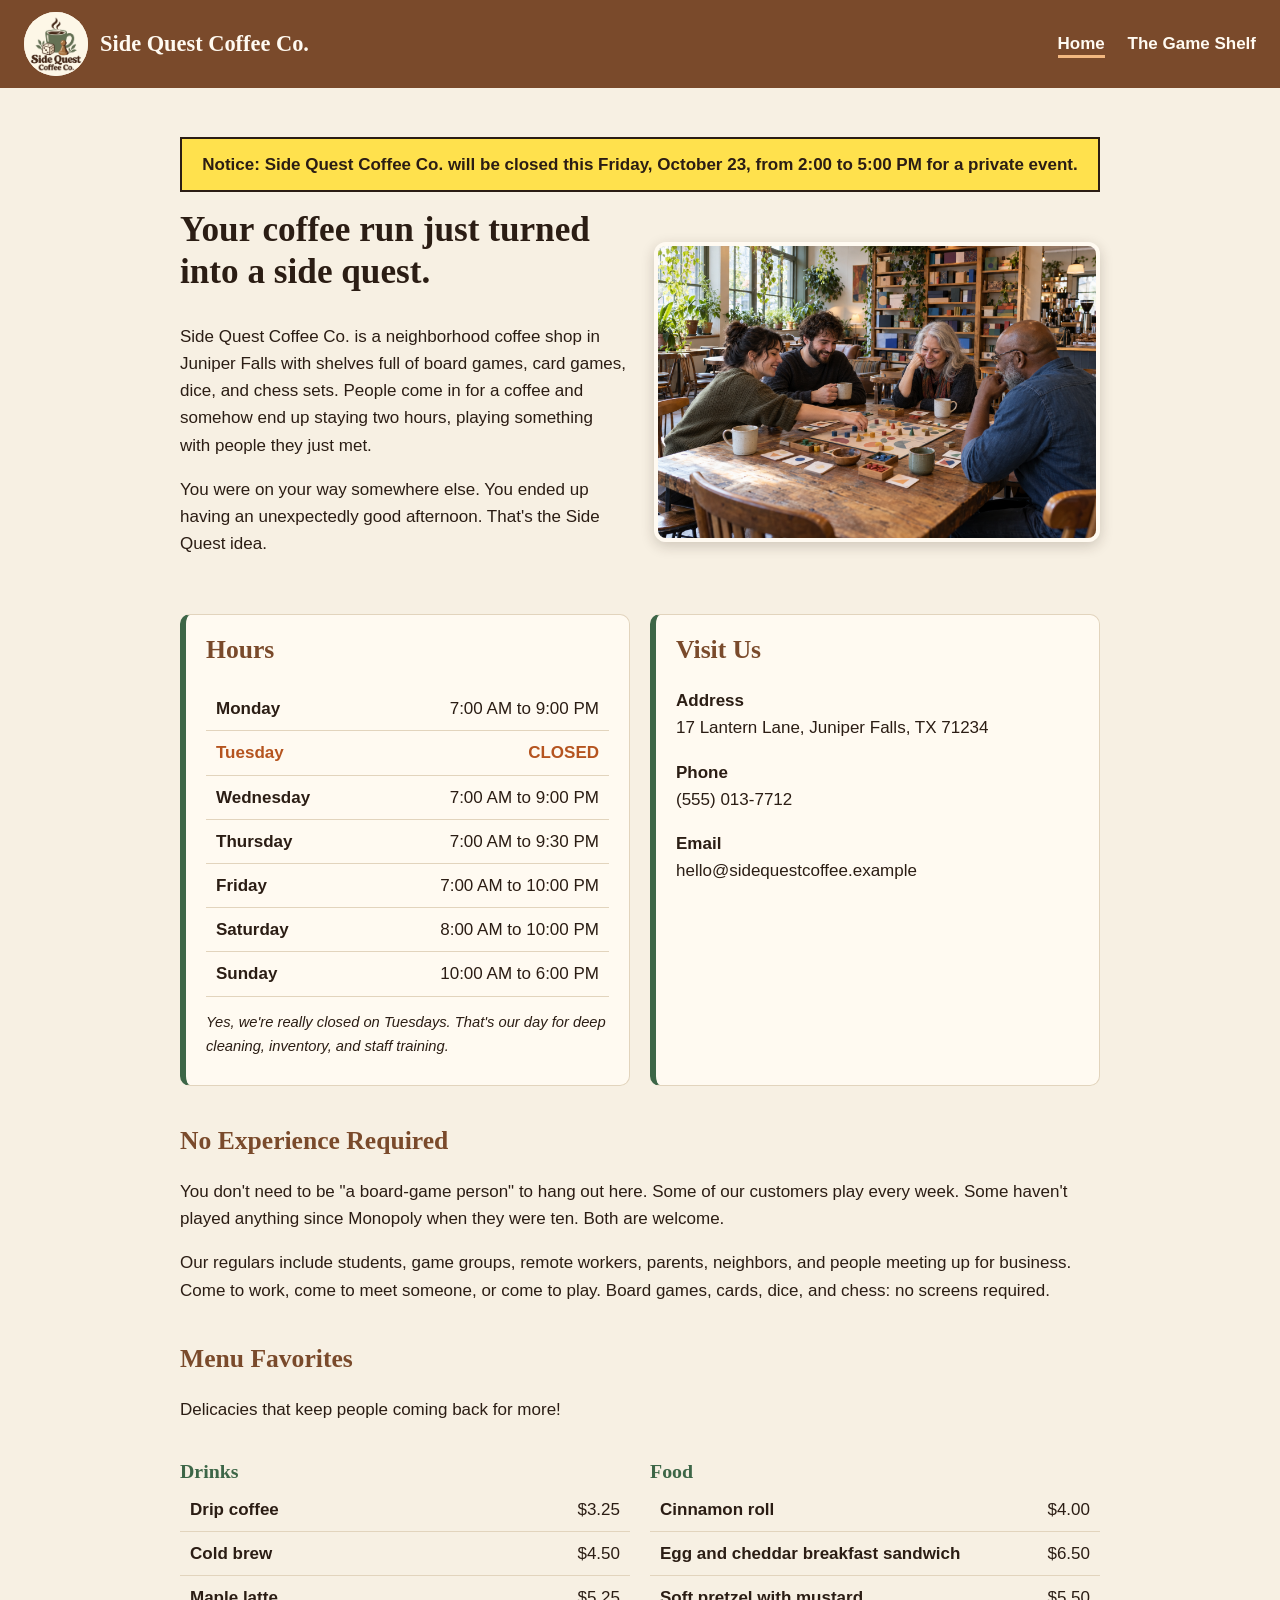
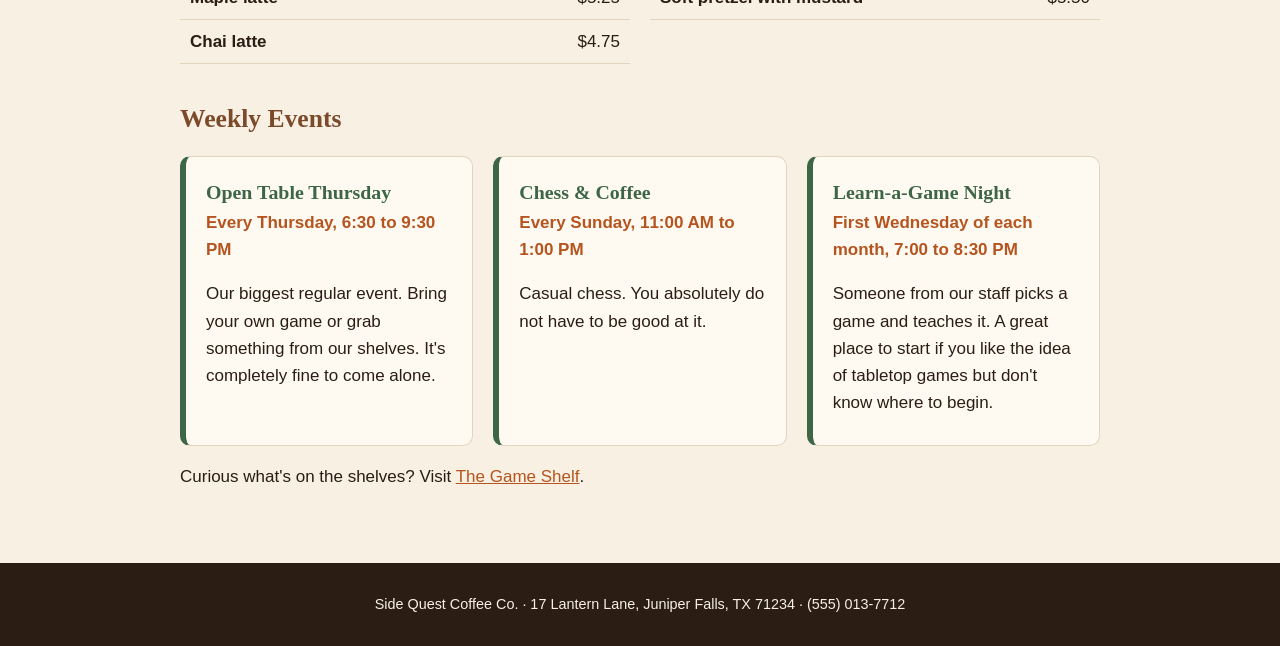
<file: index.html>
<!DOCTYPE html>
<html lang="en">
<head>
  <meta charset="UTF-8">
  <meta name="viewport" content="width=device-width, initial-scale=1.0">
  <title>Side Quest Coffee Co. | Coffee and Tabletop Games in Juniper Falls</title>
  <link rel="stylesheet" href="style.css">
</head>
<body>

  <header class="site-header">
    <div class="brand">
      <img src="images/sidequest-logo.png" alt="Side Quest Coffee Co. logo featuring a coffee mug beside tabletop game pieces" class="logo">
      <span class="brand-name">Side Quest Coffee Co.</span>
    </div>
    <nav>
      <a href="index.html" aria-current="page">Home</a>
      <a href="games.html">The Game Shelf</a>
    </nav>
  </header>

  <main>
    <p style="background-color: #ffe14d; color: #2b1d14; font-weight: bold; text-align: center; padding: 12px; border: 2px solid #2b1d14;">
  Notice: Side Quest Coffee Co. will be closed this Friday, October 23, from 2:00 to 5:00 PM for a private event.
    </p>

    <section class="hero">
      <div class="hero-text">
        <h1>Your coffee run just turned into a side quest.</h1>
        <p>Side Quest Coffee Co. is a neighborhood coffee shop in Juniper Falls with shelves full of board games, card games, dice, and chess sets. People come in for a coffee and somehow end up staying two hours, playing something with people they just met.</p>
        <p>You were on your way somewhere else. You ended up having an unexpectedly good afternoon. That's the Side Quest idea.</p>
      </div>
      <img src="images/sidequest-cafe.png" alt="Four adults sitting around a wooden table in a cozy cafe, playing a board game with coffee mugs beside them, with shelves and plants in the background" class="hero-image">
    </section>

    <section class="info-grid">
      <div class="card">
        <h2>Hours</h2>
        <table class="hours">
          <tr><th scope="row">Monday</th><td>7:00 AM to 9:00 PM</td></tr>
          <tr class="closed"><th scope="row">Tuesday</th><td>CLOSED</td></tr>
          <tr><th scope="row">Wednesday</th><td>7:00 AM to 9:00 PM</td></tr>
          <tr><th scope="row">Thursday</th><td>7:00 AM to 9:30 PM</td></tr>
          <tr><th scope="row">Friday</th><td>7:00 AM to 10:00 PM</td></tr>
          <tr><th scope="row">Saturday</th><td>8:00 AM to 10:00 PM</td></tr>
          <tr><th scope="row">Sunday</th><td>10:00 AM to 6:00 PM</td></tr>
        </table>
        <p class="note">Yes, we're really closed on Tuesdays. That's our day for deep cleaning, inventory, and staff training.</p>
      </div>

      <div class="card">
        <h2>Visit Us</h2>
        <p><strong>Address</strong><br>17 Lantern Lane, Juniper Falls, TX 71234</p>
        <p><strong>Phone</strong><br>(555) 013-7712</p>
        <p><strong>Email</strong><br>hello@sidequestcoffee.example</p>
      </div>
    </section>

    <section>
      <h2>No Experience Required</h2>
      <p>You don't need to be "a board-game person" to hang out here. Some of our customers play every week. Some haven't played anything since Monopoly when they were ten. Both are welcome.</p>
      <p>Our regulars include students, game groups, remote workers, parents, neighbors, and people meeting up for business. Come to work, come to meet someone, or come to play. Board games, cards, dice, and chess: no screens required.</p>
    </section>

    <section>
      <h2>Menu Favorites</h2>
      <p>Delicacies that keep people coming back for more!</p>
      <div class="menu-grid">
        <div>
          <h3>Drinks</h3>
          <table class="menu">
            <tr><th scope="row">Drip coffee</th><td>$3.25</td></tr>
            <tr><th scope="row">Cold brew</th><td>$4.50</td></tr>
            <tr><th scope="row">Maple latte</th><td>$5.25</td></tr>
            <tr><th scope="row">Chai latte</th><td>$4.75</td></tr>
          </table>
        </div>
        <div>
          <h3>Food</h3>
          <table class="menu">
            <tr><th scope="row">Cinnamon roll</th><td>$4.00</td></tr>
            <tr><th scope="row">Egg and cheddar breakfast sandwich</th><td>$6.50</td></tr>
            <tr><th scope="row">Soft pretzel with mustard</th><td>$5.50</td></tr>
          </table>
        </div>
      </div>
    </section>

    <section>
      <h2>Weekly Events</h2>
      <div class="events">
        <div class="event">
          <h3>Open Table Thursday</h3>
          <p class="when">Every Thursday, 6:30 to 9:30 PM</p>
          <p>Our biggest regular event. Bring your own game or grab something from our shelves. It's completely fine to come alone.</p>
        </div>
        <div class="event">
          <h3>Chess &amp; Coffee</h3>
          <p class="when">Every Sunday, 11:00 AM to 1:00 PM</p>
          <p>Casual chess. You absolutely do not have to be good at it.</p>
        </div>
        <div class="event">
          <h3>Learn-a-Game Night</h3>
          <p class="when">First Wednesday of each month, 7:00 to 8:30 PM</p>
          <p>Someone from our staff picks a game and teaches it. A great place to start if you like the idea of tabletop games but don't know where to begin.</p>
        </div>
      </div>
      <p>Curious what's on the shelves? Visit <a href="games.html">The Game Shelf</a>.</p>
    </section>

  </main>

  <footer>
    <p>Side Quest Coffee Co. &middot; 17 Lantern Lane, Juniper Falls, TX 71234 &middot; (555) 013-7712</p>
  </footer>

</body>
</html>
</file>
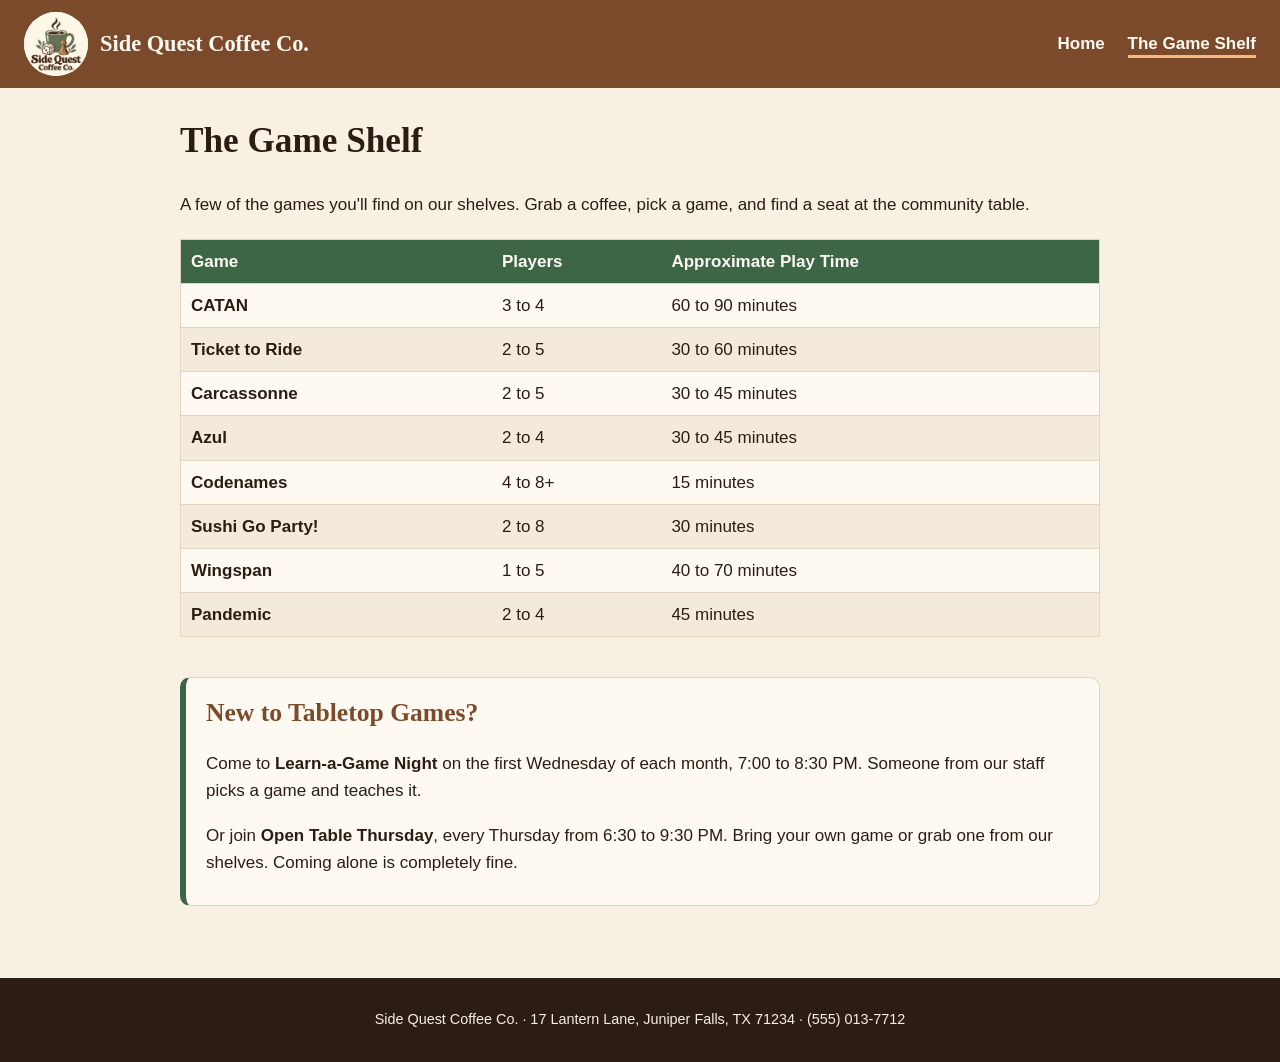
<file: games.html>
<!DOCTYPE html>
<html lang="en">
<head>
  <meta charset="UTF-8">
  <meta name="viewport" content="width=device-width, initial-scale=1.0">
  <title>The Game Shelf | Side Quest Coffee Co.</title>
  <link rel="stylesheet" href="style.css">
</head>
<body>

  <header class="site-header">
    <div class="brand">
      <img src="images/sidequest-logo.png" alt="Side Quest Coffee Co. logo featuring a coffee mug beside tabletop game pieces" class="logo">
      <span class="brand-name">Side Quest Coffee Co.</span>
    </div>
    <nav>
      <a href="index.html">Home</a>
      <a href="games.html" aria-current="page">The Game Shelf</a>
    </nav>
  </header>

  <main>

    <section>
      <h1>The Game Shelf</h1>
      <p>A few of the games you'll find on our shelves. Grab a coffee, pick a game, and find a seat at the community table.</p>

      <table class="games">
        <thead>
          <tr>
            <th scope="col">Game</th>
            <th scope="col">Players</th>
            <th scope="col">Approximate Play Time</th>
          </tr>
        </thead>
        <tbody>
          <tr><th scope="row">CATAN</th><td>3 to 4</td><td>60 to 90 minutes</td></tr>
          <tr><th scope="row">Ticket to Ride</th><td>2 to 5</td><td>30 to 60 minutes</td></tr>
          <tr><th scope="row">Carcassonne</th><td>2 to 5</td><td>30 to 45 minutes</td></tr>
          <tr><th scope="row">Azul</th><td>2 to 4</td><td>30 to 45 minutes</td></tr>
          <tr><th scope="row">Codenames</th><td>4 to 8+</td><td>15 minutes</td></tr>
          <tr><th scope="row">Sushi Go Party!</th><td>2 to 8</td><td>30 minutes</td></tr>
          <tr><th scope="row">Wingspan</th><td>1 to 5</td><td>40 to 70 minutes</td></tr>
          <tr><th scope="row">Pandemic</th><td>2 to 4</td><td>45 minutes</td></tr>
        </tbody>
      </table>
    </section>

    <section class="card">
      <h2>New to Tabletop Games?</h2>
      <p>Come to <strong>Learn-a-Game Night</strong> on the first Wednesday of each month, 7:00 to 8:30 PM. Someone from our staff picks a game and teaches it.</p>
      <p>Or join <strong>Open Table Thursday</strong>, every Thursday from 6:30 to 9:30 PM. Bring your own game or grab one from our shelves. Coming alone is completely fine.</p>
    </section>

  </main>

  <footer>
    <p>Side Quest Coffee Co. &middot; 17 Lantern Lane, Juniper Falls, TX 71234 &middot; (555) 013-7712</p>
  </footer>

</body>
</html>
</file>
<file: style.css>
/* Side Quest Coffee Co. - shared styles for index.html and games.html */

:root {
  --cream: #f7f0e3;
  --paper: #fffaf1;
  --ink: #2b1d14;
  --wood: #7a4a2b;
  --leaf: #3d6647;
  --rust: #b5541f;
  --line: #e2d4bd;
}

* {
  box-sizing: border-box;
}

body {
  margin: 0;
  background: var(--cream);
  color: var(--ink);
  font-family: "Segoe UI", Helvetica, Arial, sans-serif;
  font-size: 17px;
  line-height: 1.6;
}

h1, h2, h3, .brand-name {
  font-family: Georgia, "Times New Roman", serif;
  line-height: 1.2;
}

h1 { font-size: 2.2rem; margin-top: 0; }
h2 { color: var(--wood); font-size: 1.6rem; }
h3 { color: var(--leaf); margin-bottom: 0.25rem; }

a { color: var(--rust); }

/* Header and navigation */
.site-header {
  background: var(--wood);
  color: var(--paper);
  padding: 12px 24px;
  display: flex;
  flex-wrap: wrap;
  align-items: center;
  justify-content: space-between;
  gap: 12px;
}

.brand {
  display: flex;
  align-items: center;
  gap: 12px;
}

.logo {
  height: 64px;
  width: 64px;
  object-fit: contain;
  background: var(--paper);
  border-radius: 50%;
}

.brand-name {
  font-size: 1.4rem;
  font-weight: bold;
}

nav a {
  color: var(--paper);
  text-decoration: none;
  font-weight: bold;
  margin-left: 18px;
  padding-bottom: 2px;
}

nav a:first-child { margin-left: 0; }

nav a:hover,
nav a[aria-current="page"] {
  border-bottom: 3px solid #f2b880;
}

/* Page body */
main {
  max-width: 960px;
  margin: 0 auto;
  padding: 32px 20px;
}

section {
  margin-bottom: 40px;
}

.hero {
  display: grid;
  grid-template-columns: 1fr 1fr;
  gap: 28px;
  align-items: center;
}

.hero-image {
  width: 100%;
  height: auto;
  border-radius: 12px;
  border: 4px solid var(--paper);
  box-shadow: 0 4px 14px rgba(43, 29, 20, 0.2);
}

.info-grid,
.menu-grid,
.events {
  display: grid;
  grid-template-columns: repeat(auto-fit, minmax(260px, 1fr));
  gap: 20px;
}

.card,
.event {
  background: var(--paper);
  border: 1px solid var(--line);
  border-left: 6px solid var(--leaf);
  border-radius: 10px;
  padding: 4px 20px 12px;
}

.card h2 { margin-top: 16px; }

.when {
  font-weight: bold;
  color: var(--rust);
  margin-top: 0;
}

.note {
  font-size: 0.92rem;
  font-style: italic;
}

/* Tables */
table {
  width: 100%;
  border-collapse: collapse;
}

th, td {
  text-align: left;
  padding: 8px 10px;
  border-bottom: 1px solid var(--line);
}

.hours td,
.menu td {
  text-align: right;
}

.closed th,
.closed td {
  color: var(--rust);
  font-weight: bold;
}

.games {
  background: var(--paper);
  border: 1px solid var(--line);
  margin: 20px 0;
}

.games thead th {
  background: var(--leaf);
  color: var(--paper);
}

.games tbody tr:nth-child(even) {
  background: #f3eadb;
}

footer {
  background: var(--ink);
  color: var(--cream);
  text-align: center;
  padding: 16px 20px;
  font-size: 0.9rem;
}

/* Small screens: stack the hero */
@media (max-width: 700px) {
  .hero { grid-template-columns: 1fr; }
  h1 { font-size: 1.8rem; }
}
</file>
